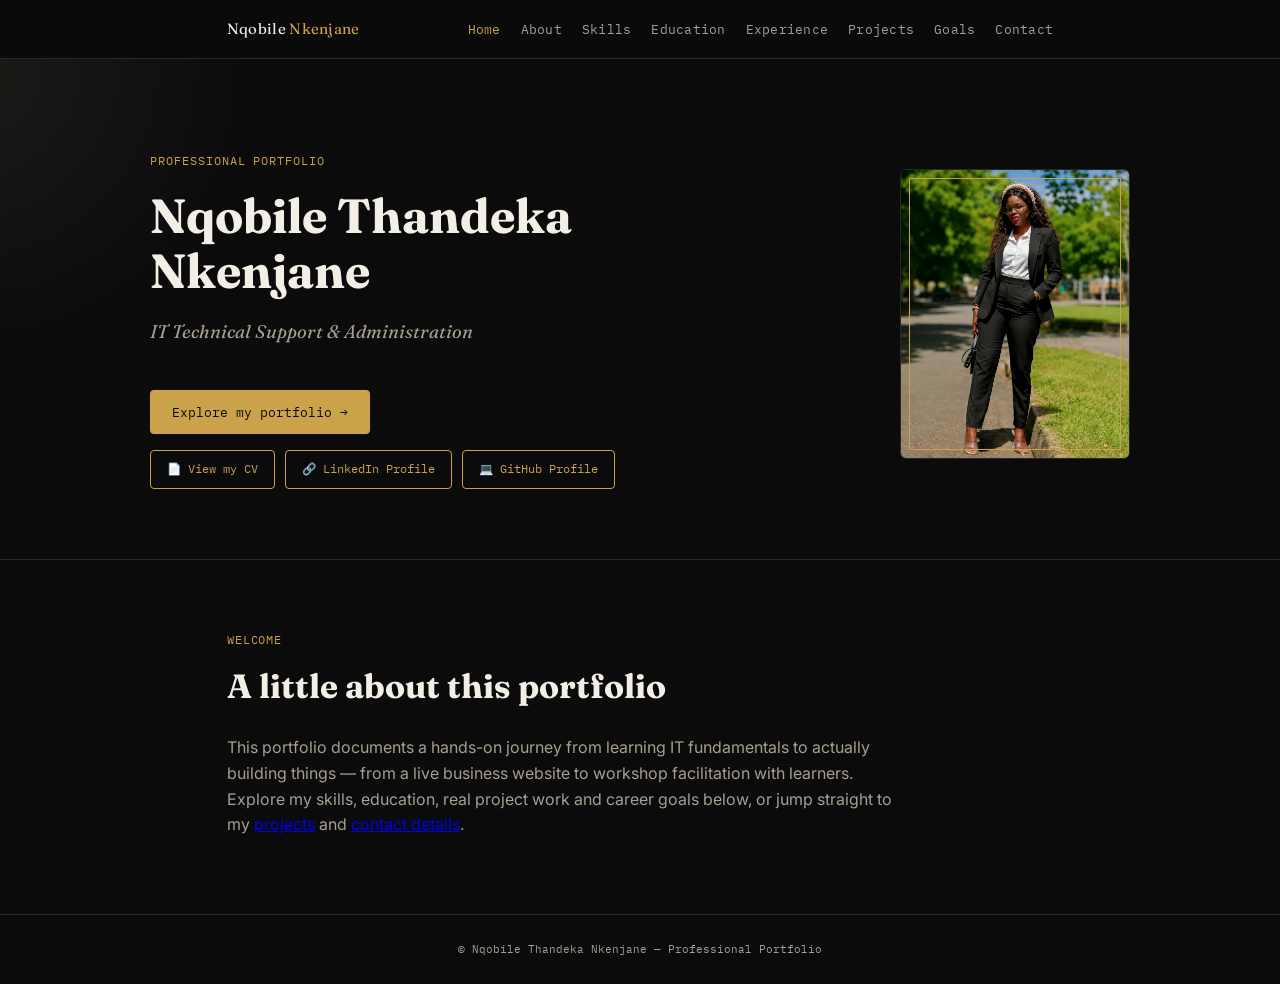
<file: index.html>
<!DOCTYPE html>
<html lang="en">
<head>
<meta charset="UTF-8">
<meta name="viewport" content="width=device-width, initial-scale=1.0">
<title>Nqobile Thandeka Nkenjane — Portfolio</title>
<link rel="stylesheet" href="style.css">
</head>
<body>

<nav>
  <div class="navwrap">
    <a href="index.html" class="brand">Nqobile <em>Nkenjane</em></a>
    <button class="navtoggle" id="navtoggle" aria-label="Menu">&#9776;</button>
    <ul class="navlinks">
      <li><a href="index.html">Home</a></li>
      <li><a href="about.html">About</a></li>
      <li><a href="skills.html">Skills</a></li>
      <li><a href="education.html">Education</a></li>
      <li><a href="experience.html">Experience</a></li>
      <li><a href="projects.html">Projects</a></li>
      <li><a href="goals.html">Goals</a></li>
      <li><a href="contact.html">Contact</a></li>
    </ul>
  </div>
</nav>

<section class="hero">
  <div class="hero-inner">
    <div class="hero-text">
      <p class="eyebrow">PROFESSIONAL PORTFOLIO</p>
      <h1>Nqobile Thandeka<br>Nkenjane</h1>
      <p class="role">IT Technical Support &amp; Administration</p>
      <a class="cta" href="about.html">Explore my portfolio →</a>
      <div class="cta-row">
        <a class="cta-outline" href="cv.html">📄 View my CV</a>
        <a class="cta-outline" href="https://www.linkedin.com/in/nqobile-thandeka-nkenjane/" target="_blank" rel="noopener">🔗 LinkedIn Profile</a>
        <a class="cta-outline" href="https://github.com/nqobile-nkenjane" target="_blank" rel="noopener">💻 GitHub Profile</a>
      </div>
    </div>
    <div class="hero-photo">
      <img src="assets/nqobile-photo.jpg" alt="Nqobile Thandeka Nkenjane">
    </div>
  </div>
</section>

<section>
  <div class="container">
    <p class="kicker">WELCOME</p>
    <h2 class="title">A little about this portfolio</h2>
    <p class="lead">
      This portfolio documents a hands-on journey from learning IT fundamentals to actually building things — from a live business website to workshop facilitation with learners. Explore my skills, education, real project work and career goals below, or jump straight to my <a href="projects.html">projects</a> and <a href="contact.html">contact details</a>.
    </p>
  </div>
</section>

<footer>© Nqobile Thandeka Nkenjane — Professional Portfolio</footer>
<script src="script.js"></script>
</body>
</html>
</file>
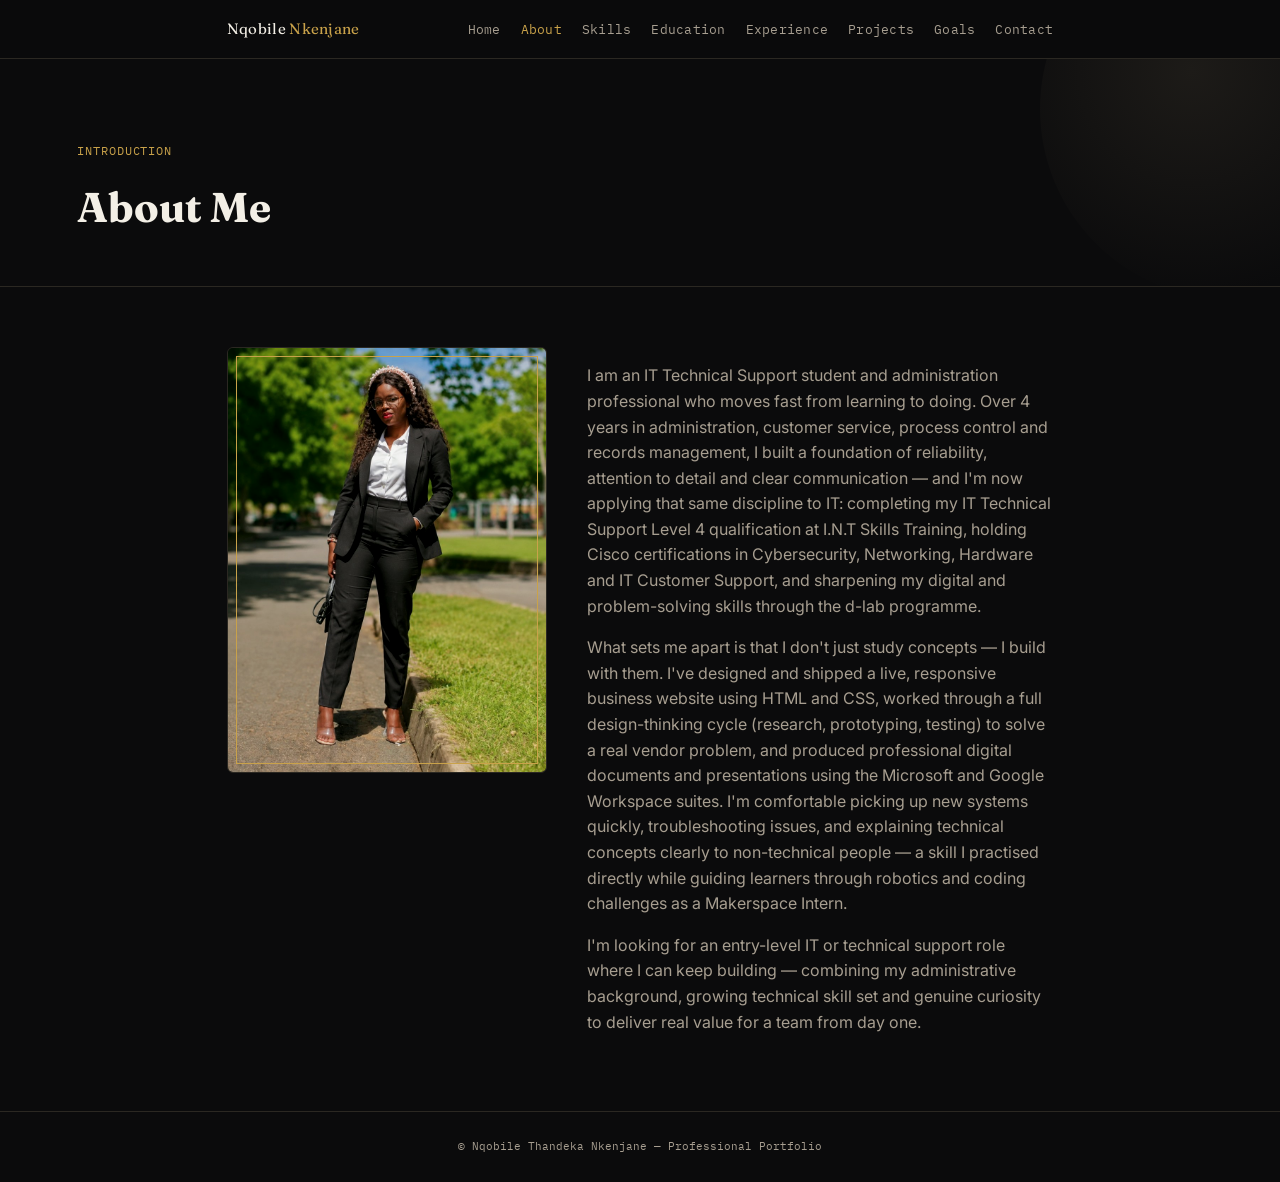
<file: about.html>
<!DOCTYPE html>
<html lang="en">
<head>
<meta charset="UTF-8">
<meta name="viewport" content="width=device-width, initial-scale=1.0">
<title>About — Nqobile Thandeka Nkenjane</title>
<link rel="stylesheet" href="style.css">
</head>
<body>

<nav>
  <div class="navwrap">
    <a href="index.html" class="brand">Nqobile <em>Nkenjane</em></a>
    <button class="navtoggle" id="navtoggle" aria-label="Menu">&#9776;</button>
    <ul class="navlinks">
      <li><a href="index.html">Home</a></li>
      <li><a href="about.html">About</a></li>
      <li><a href="skills.html">Skills</a></li>
      <li><a href="education.html">Education</a></li>
      <li><a href="experience.html">Experience</a></li>
      <li><a href="projects.html">Projects</a></li>
      <li><a href="goals.html">Goals</a></li>
      <li><a href="contact.html">Contact</a></li>
    </ul>
  </div>
</nav>

<div class="pagehead">
  <p class="kicker">INTRODUCTION</p>
  <h1>About Me</h1>
</div>

<section>
  <div class="container">
    <div class="hero-inner" style="align-items:flex-start;">
      <div class="about-photo">
        <img src="assets/nqobile-photo.jpg" alt="Nqobile Thandeka Nkenjane">
      </div>
      <div>
        <p class="lead">
          I am an IT Technical Support student and administration professional who moves fast from learning to doing. Over 4 years in administration, customer service, process control and records management, I built a foundation of reliability, attention to detail and clear communication — and I'm now applying that same discipline to IT: completing my IT Technical Support Level 4 qualification at I.N.T Skills Training, holding Cisco certifications in Cybersecurity, Networking, Hardware and IT Customer Support, and sharpening my digital and problem-solving skills through the d-lab programme.
        </p>
        <p class="lead" style="margin-top:14px;">
          What sets me apart is that I don't just study concepts — I build with them. I've designed and shipped a live, responsive business website using HTML and CSS, worked through a full design-thinking cycle (research, prototyping, testing) to solve a real vendor problem, and produced professional digital documents and presentations using the Microsoft and Google Workspace suites. I'm comfortable picking up new systems quickly, troubleshooting issues, and explaining technical concepts clearly to non-technical people — a skill I practised directly while guiding learners through robotics and coding challenges as a Makerspace Intern.
        </p>
        <p class="lead" style="margin-top:14px;">
          I'm looking for an entry-level IT or technical support role where I can keep building — combining my administrative background, growing technical skill set and genuine curiosity to deliver real value for a team from day one.
        </p>
      </div>
    </div>
  </div>
</section>

<footer>© Nqobile Thandeka Nkenjane — Professional Portfolio</footer>
<script src="script.js"></script>
</body>
</html>
</file>
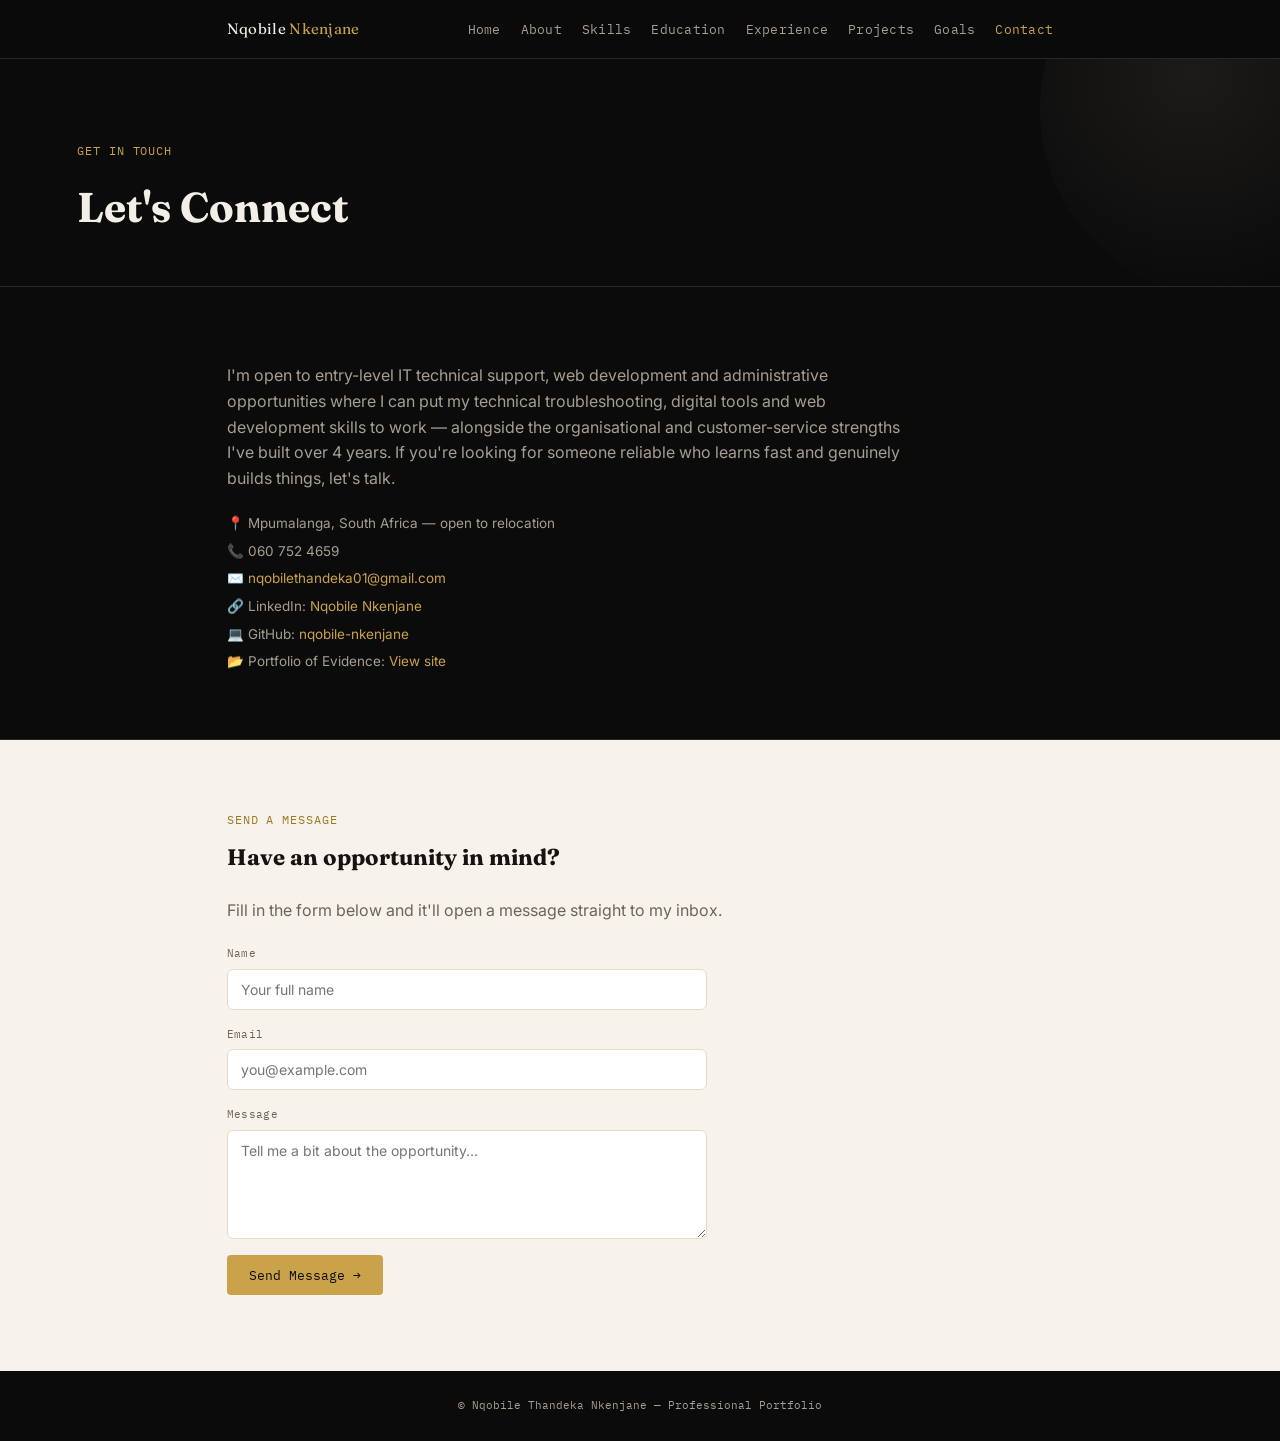
<file: contact.html>
<!DOCTYPE html>
<html lang="en">
<head>
<meta charset="UTF-8">
<meta name="viewport" content="width=device-width, initial-scale=1.0">
<title>Contact — Nqobile Thandeka Nkenjane</title>
<link rel="stylesheet" href="style.css">
</head>
<body>

<nav>
  <div class="navwrap">
    <a href="index.html" class="brand">Nqobile <em>Nkenjane</em></a>
    <button class="navtoggle" id="navtoggle" aria-label="Menu">&#9776;</button>
    <ul class="navlinks">
      <li><a href="index.html">Home</a></li>
      <li><a href="about.html">About</a></li>
      <li><a href="skills.html">Skills</a></li>
      <li><a href="education.html">Education</a></li>
      <li><a href="experience.html">Experience</a></li>
      <li><a href="projects.html">Projects</a></li>
      <li><a href="goals.html">Goals</a></li>
      <li><a href="contact.html">Contact</a></li>
    </ul>
  </div>
</nav>

<div class="pagehead">
  <p class="kicker">GET IN TOUCH</p>
  <h1>Let's Connect</h1>
</div>

<section>
  <div class="container">
    <p class="lead">
      I'm open to entry-level IT technical support, web development and administrative opportunities where I can put my technical troubleshooting, digital tools and web development skills to work — alongside the organisational and customer-service strengths I've built over 4 years. If you're looking for someone reliable who learns fast and genuinely builds things, let's talk.
    </p>
    <div class="connect-info" style="margin-top:22px;">
      <p>📍 Mpumalanga, South Africa — open to relocation</p>
      <p>📞 060 752 4659</p>
      <p>✉️ <a href="mailto:nqobilethandeka01@gmail.com">nqobilethandeka01@gmail.com</a></p>
      <p>🔗 LinkedIn: <a href="https://www.linkedin.com/in/nqobile-thandeka-nkenjane/" target="_blank" rel="noopener">Nqobile Nkenjane</a></p>
      <p>💻 GitHub: <a href="https://github.com/nqobile-nkenjane" target="_blank" rel="noopener">nqobile-nkenjane</a></p>
      <p>📂 Portfolio of Evidence: <a href="https://nqobile-nkenjane.github.io/Personal-Portfolio-of-Evidence/" target="_blank" rel="noopener">View site</a></p>
    </div>
  </div>
</section>

<section class="light">
  <div class="container">
    <p class="kicker">SEND A MESSAGE</p>
    <h2 class="title" style="font-size:1.4rem;">Have an opportunity in mind?</h2>
    <p class="lead" style="margin-bottom:22px;">Fill in the form below and it'll open a message straight to my inbox.</p>
    <form id="contactForm" class="contact-form">
      <label>Name
        <input type="text" id="cf-name" name="name" placeholder="Your full name" required>
      </label>
      <label>Email
        <input type="email" id="cf-email" name="email" placeholder="you@example.com" required>
      </label>
      <label>Message
        <textarea id="cf-message" name="message" rows="5" placeholder="Tell me a bit about the opportunity..." required></textarea>
      </label>
      <button type="submit" class="cta">Send Message →</button>
      <p id="cf-status" class="cf-status"></p>
    </form>
  </div>
</section>

<footer>© Nqobile Thandeka Nkenjane — Professional Portfolio</footer>
<script src="script.js"></script>
</body>
</html>
</file>
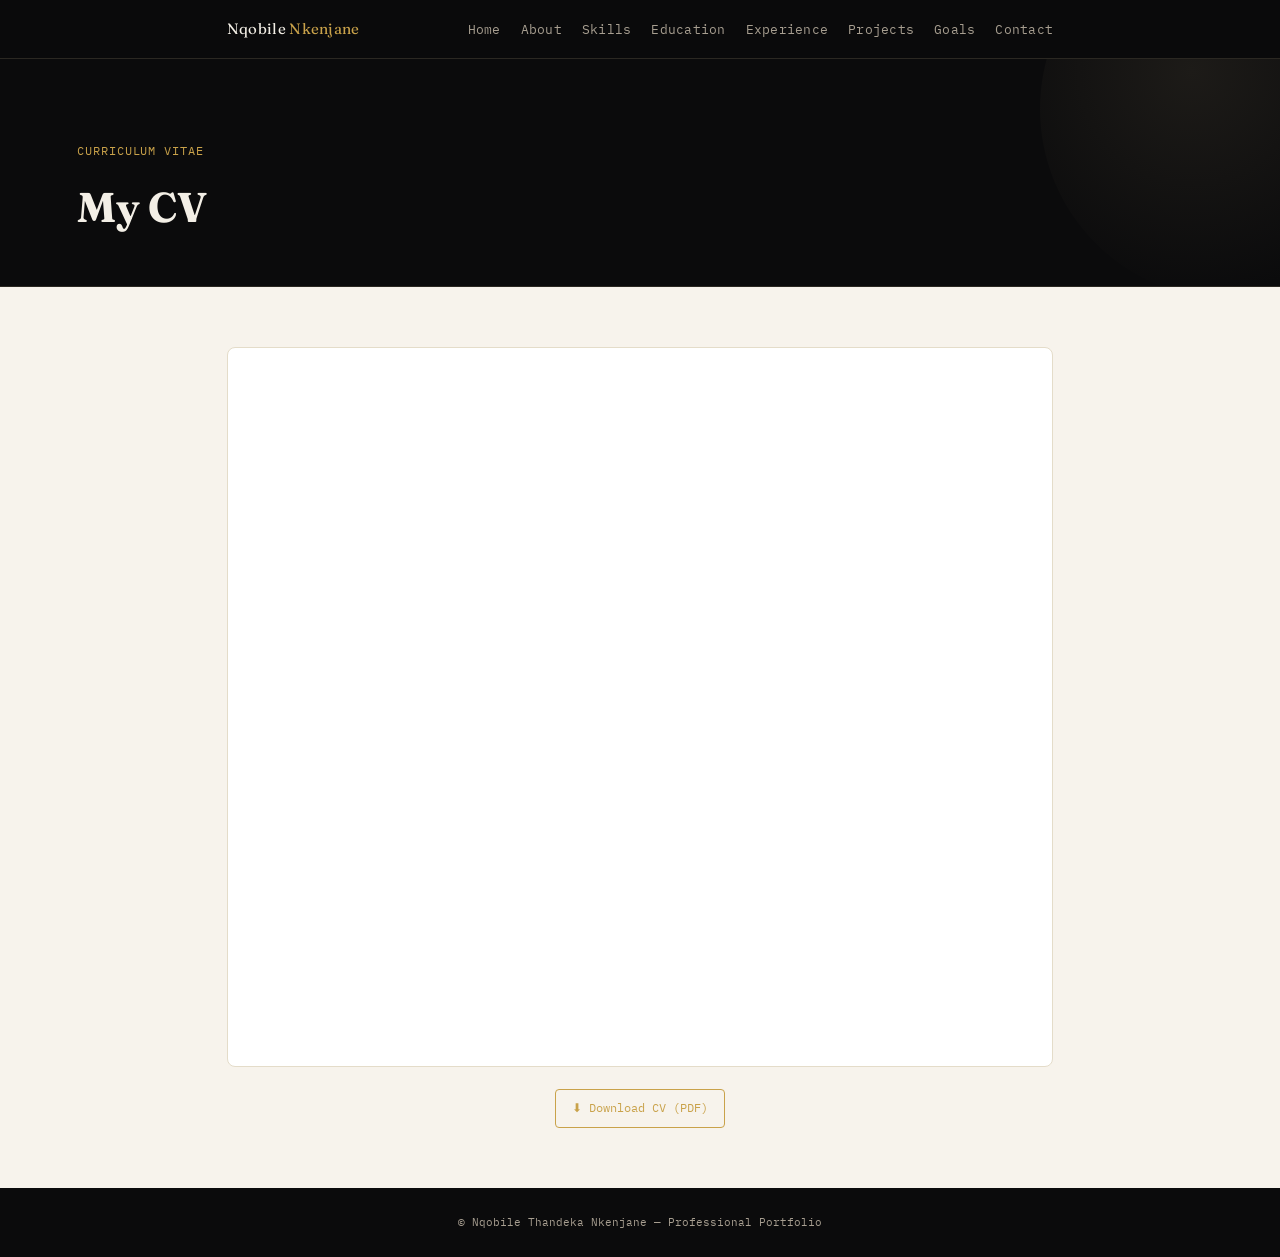
<file: cv.html>
<!DOCTYPE html>
<html lang="en">
<head>
<meta charset="UTF-8">
<meta name="viewport" content="width=device-width, initial-scale=1.0">
<title>CV — Nqobile Thandeka Nkenjane</title>
<link rel="stylesheet" href="style.css">
</head>
<body>

<nav>
  <div class="navwrap">
    <a href="index.html" class="brand">Nqobile <em>Nkenjane</em></a>
    <button class="navtoggle" id="navtoggle" aria-label="Menu">&#9776;</button>
    <ul class="navlinks">
      <li><a href="index.html">Home</a></li>
      <li><a href="about.html">About</a></li>
      <li><a href="skills.html">Skills</a></li>
      <li><a href="education.html">Education</a></li>
      <li><a href="experience.html">Experience</a></li>
      <li><a href="projects.html">Projects</a></li>
      <li><a href="goals.html">Goals</a></li>
      <li><a href="contact.html">Contact</a></li>
    </ul>
  </div>
</nav>

<div class="pagehead">
  <p class="kicker">CURRICULUM VITAE</p>
  <h1>My CV</h1>
</div>

<section class="light">
  <div class="container">
    <div class="cv-viewer">
      <iframe src="https://docs.google.com/viewer?url=https://nqobile-nkenjane.github.io/portfolio/assets/Nqobile-Nkenjane-CV.pdf&embedded=true" title="Nqobile Nkenjane CV"></iframe>
    </div>
    <div style="text-align:center; margin-top:22px;">
      <a class="cta-outline" href="assets/Nqobile-Nkenjane-CV.pdf" download>⬇ Download CV (PDF)</a>
    </div>
  </div>
</section>

<footer>© Nqobile Thandeka Nkenjane — Professional Portfolio</footer>
<script src="script.js"></script>
</body>
</html>
</file>
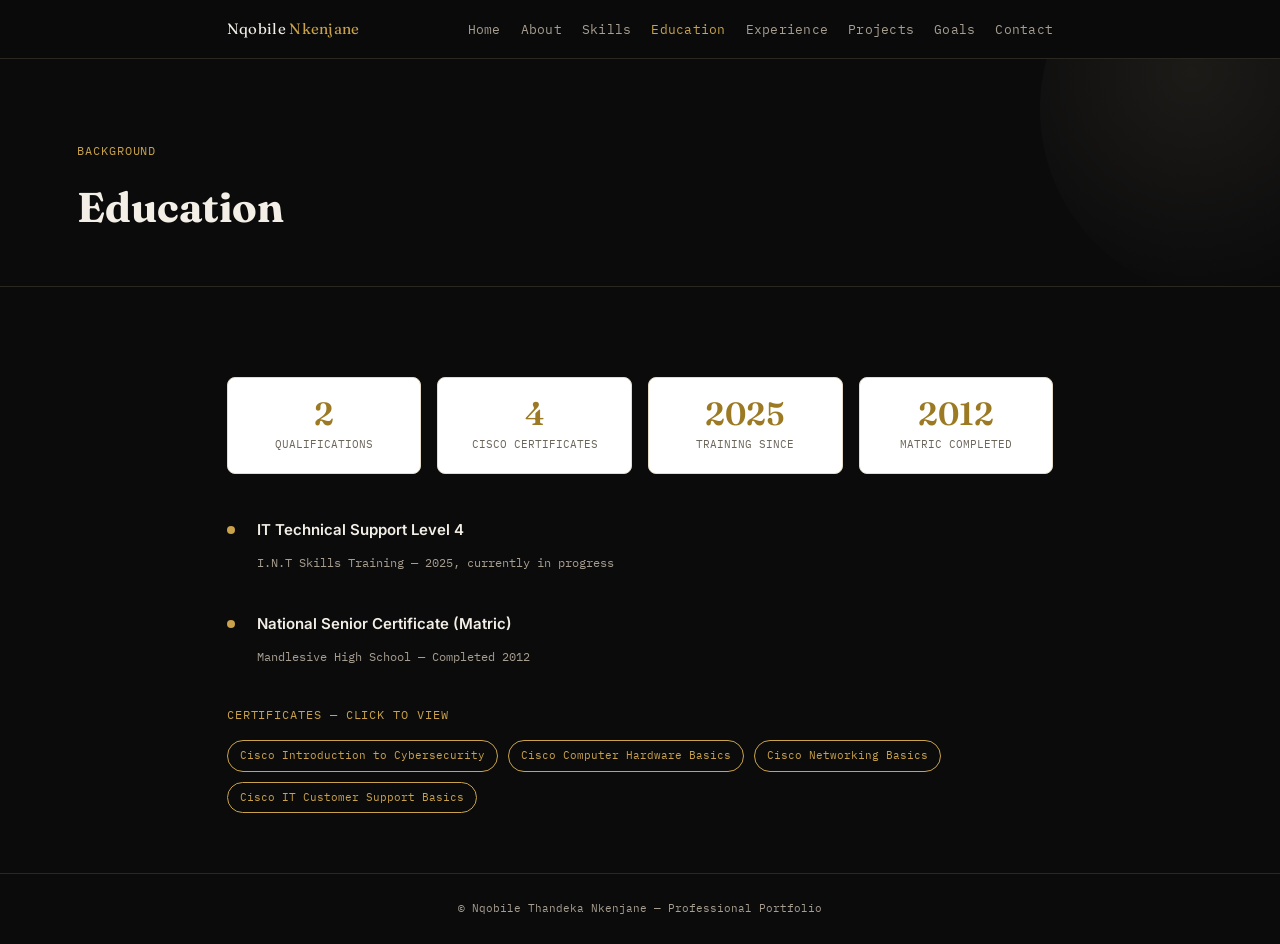
<file: education.html>
<!DOCTYPE html>
<html lang="en">
<head>
<meta charset="UTF-8">
<meta name="viewport" content="width=device-width, initial-scale=1.0">
<title>Education — Nqobile Thandeka Nkenjane</title>
<link rel="stylesheet" href="style.css">
</head>
<body>

<nav>
  <div class="navwrap">
    <a href="index.html" class="brand">Nqobile <em>Nkenjane</em></a>
    <button class="navtoggle" id="navtoggle" aria-label="Menu">&#9776;</button>
    <ul class="navlinks">
      <li><a href="index.html">Home</a></li>
      <li><a href="about.html">About</a></li>
      <li><a href="skills.html">Skills</a></li>
      <li><a href="education.html">Education</a></li>
      <li><a href="experience.html">Experience</a></li>
      <li><a href="projects.html">Projects</a></li>
      <li><a href="goals.html">Goals</a></li>
      <li><a href="contact.html">Contact</a></li>
    </ul>
  </div>
</nav>

<div class="pagehead">
  <p class="kicker">BACKGROUND</p>
  <h1>Education</h1>
</div>

<section>
  <div class="container">
    <div class="stat-strip">
      <div class="stat"><span class="num" data-count="2">2</span><span class="lbl">QUALIFICATIONS</span></div>
      <div class="stat"><span class="num" data-count="4">4</span><span class="lbl">CISCO CERTIFICATES</span></div>
      <div class="stat"><span class="num" data-count="2025">2025</span><span class="lbl">TRAINING SINCE</span></div>
      <div class="stat"><span class="num" data-count="2012">2012</span><span class="lbl">MATRIC COMPLETED</span></div>
    </div>

    <div class="timeline" style="margin-top:44px;">
      <div class="tl-item reveal">
        <div class="tl-marker"></div>
        <div class="tl-content">
          <h3>IT Technical Support Level 4</h3>
          <p class="tl-meta">I.N.T Skills Training — 2025, currently in progress</p>
        </div>
      </div>
      <div class="tl-item reveal">
        <div class="tl-marker"></div>
        <div class="tl-content">
          <h3>National Senior Certificate (Matric)</h3>
          <p class="tl-meta">Mandlesive High School — Completed 2012</p>
        </div>
      </div>
    </div>
    <p class="kicker" style="margin-top:10px;">CERTIFICATES — CLICK TO VIEW</p>
    <div class="cert-badges">
      <a class="badge reveal" href="view-certificate.html?file=cert-cybersecurity.pdf&title=Introduction+to+Cybersecurity" target="_blank" rel="noopener">Cisco Introduction to Cybersecurity</a>
      <a class="badge reveal" href="view-certificate.html?file=cert-hardware-basics.pdf&title=Computer+Hardware+Basics" target="_blank" rel="noopener">Cisco Computer Hardware Basics</a>
      <a class="badge reveal" href="view-certificate.html?file=cert-networking-basics.pdf&title=Networking+Basics" target="_blank" rel="noopener">Cisco Networking Basics</a>
      <a class="badge reveal" href="view-certificate.html?file=cert-customer-support.pdf&title=IT+Customer+Support+Basics" target="_blank" rel="noopener">Cisco IT Customer Support Basics</a>
    </div>
  </div>
</section>

<footer>© Nqobile Thandeka Nkenjane — Professional Portfolio</footer>
<script src="script.js"></script>
</body>
</html>
</file>
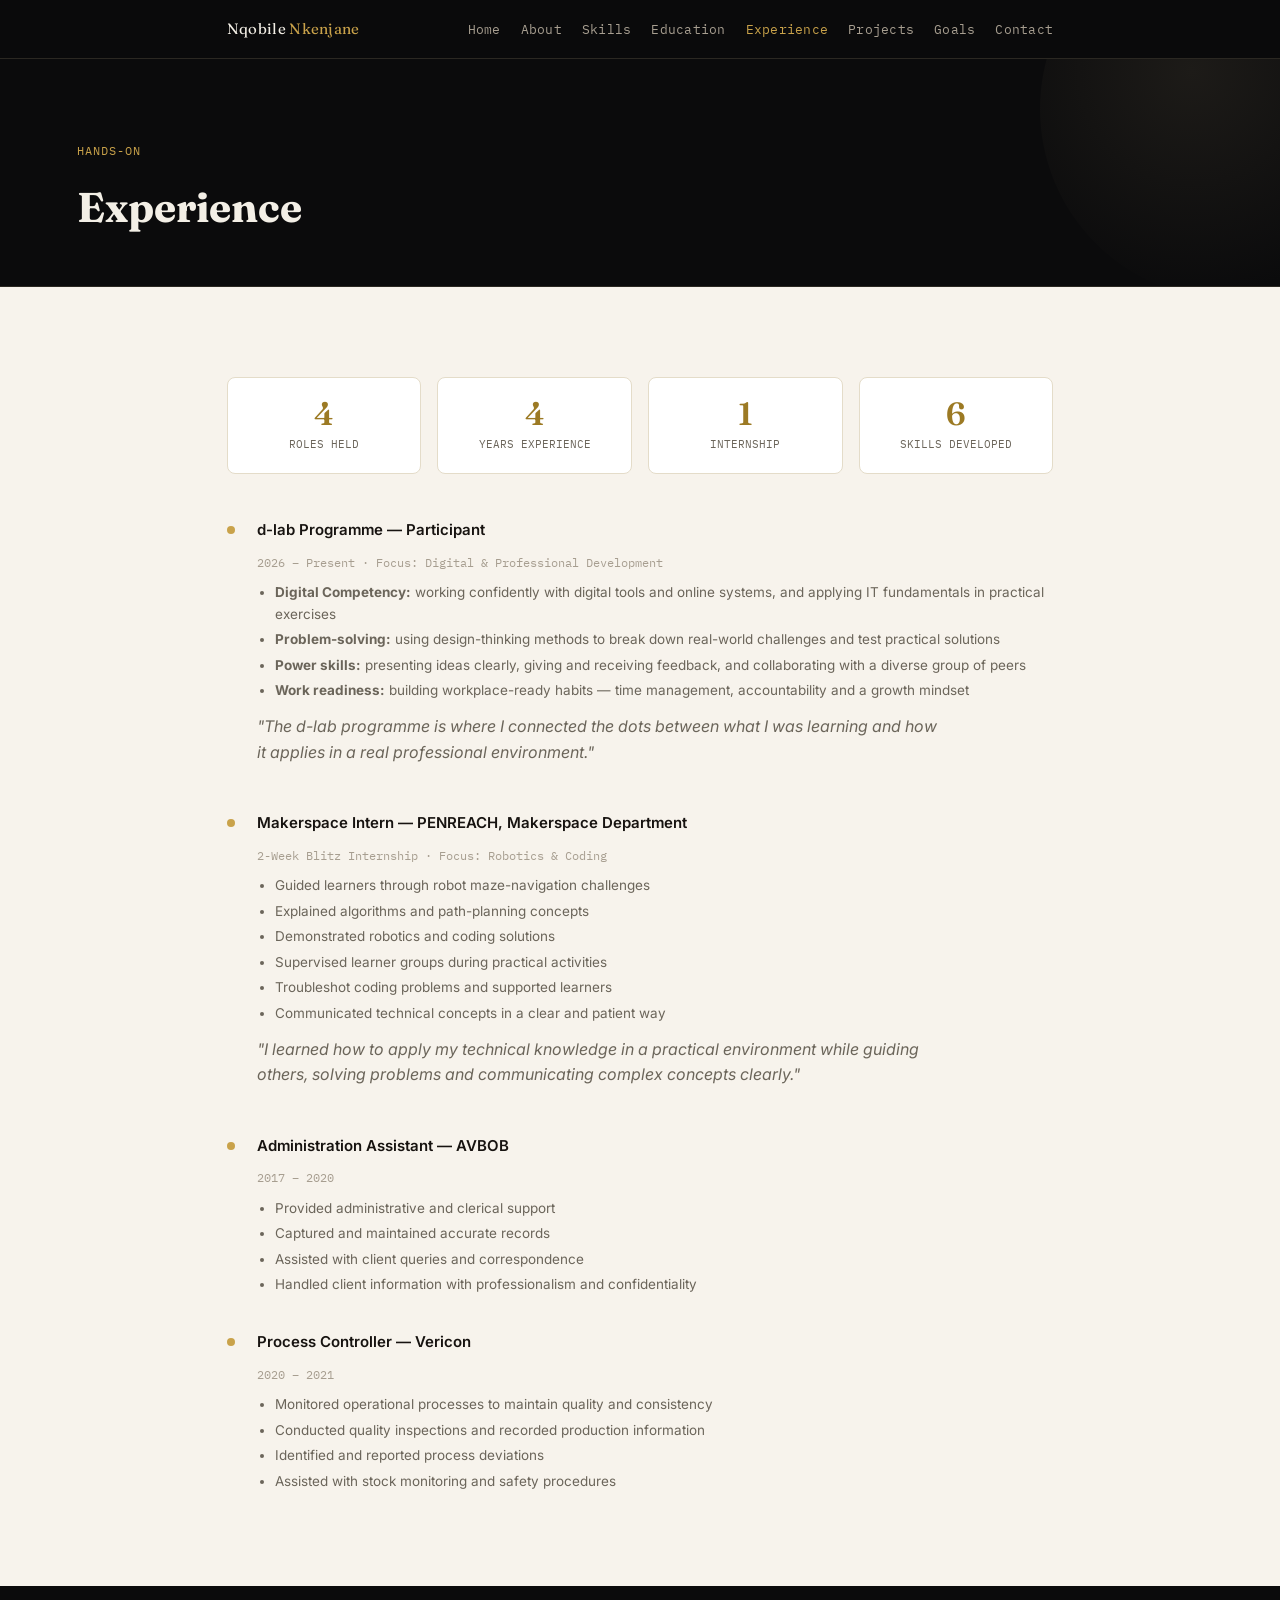
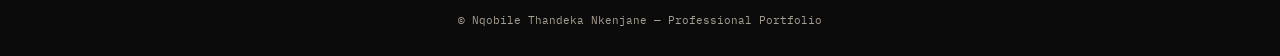
<file: experience.html>
<!DOCTYPE html>
<html lang="en">
<head>
<meta charset="UTF-8">
<meta name="viewport" content="width=device-width, initial-scale=1.0">
<title>Experience — Nqobile Thandeka Nkenjane</title>
<link rel="stylesheet" href="style.css">
</head>
<body>

<nav>
  <div class="navwrap">
    <a href="index.html" class="brand">Nqobile <em>Nkenjane</em></a>
    <button class="navtoggle" id="navtoggle" aria-label="Menu">&#9776;</button>
    <ul class="navlinks">
      <li><a href="index.html">Home</a></li>
      <li><a href="about.html">About</a></li>
      <li><a href="skills.html">Skills</a></li>
      <li><a href="education.html">Education</a></li>
      <li><a href="experience.html">Experience</a></li>
      <li><a href="projects.html">Projects</a></li>
      <li><a href="goals.html">Goals</a></li>
      <li><a href="contact.html">Contact</a></li>
    </ul>
  </div>
</nav>

<div class="pagehead">
  <p class="kicker">HANDS-ON</p>
  <h1>Experience</h1>
</div>

<section class="light">
  <div class="container">
    <div class="stat-strip">
      <div class="stat"><span class="num" data-count="4">4</span><span class="lbl">ROLES HELD</span></div>
      <div class="stat"><span class="num" data-count="4">4</span><span class="lbl">YEARS EXPERIENCE</span></div>
      <div class="stat"><span class="num" data-count="1">1</span><span class="lbl">INTERNSHIP</span></div>
      <div class="stat"><span class="num" data-count="6">6</span><span class="lbl">SKILLS DEVELOPED</span></div>
    </div>

    <div class="timeline" style="margin-top:44px;">
      <div class="tl-item reveal">
        <div class="tl-marker"></div>
        <div class="tl-content">
          <h3>d-lab Programme — Participant</h3>
          <p class="tl-meta">2026 – Present · Focus: Digital &amp; Professional Development</p>
          <ul>
            <li><strong>Digital Competency:</strong> working confidently with digital tools and online systems, and applying IT fundamentals in practical exercises</li>
            <li><strong>Problem-solving:</strong> using design-thinking methods to break down real-world challenges and test practical solutions</li>
            <li><strong>Power skills:</strong> presenting ideas clearly, giving and receiving feedback, and collaborating with a diverse group of peers</li>
            <li><strong>Work readiness:</strong> building workplace-ready habits — time management, accountability and a growth mindset</li>
          </ul>
          <p class="lead" style="font-style:italic; margin-top:12px;">"The d-lab programme is where I connected the dots between what I was learning and how it applies in a real professional environment."</p>
        </div>
      </div>

      <div class="tl-item reveal">
        <div class="tl-marker"></div>
        <div class="tl-content">
          <h3>Makerspace Intern — PENREACH, Makerspace Department</h3>
          <p class="tl-meta">2-Week Blitz Internship · Focus: Robotics &amp; Coding</p>
          <ul>
            <li>Guided learners through robot maze-navigation challenges</li>
            <li>Explained algorithms and path-planning concepts</li>
            <li>Demonstrated robotics and coding solutions</li>
            <li>Supervised learner groups during practical activities</li>
            <li>Troubleshot coding problems and supported learners</li>
            <li>Communicated technical concepts in a clear and patient way</li>
          </ul>
          <p class="lead" style="font-style:italic; margin-top:12px;">"I learned how to apply my technical knowledge in a practical environment while guiding others, solving problems and communicating complex concepts clearly."</p>
        </div>
      </div>

      <div class="tl-item reveal">
        <div class="tl-marker"></div>
        <div class="tl-content">
          <h3>Administration Assistant — AVBOB</h3>
          <p class="tl-meta">2017 – 2020</p>
          <ul>
            <li>Provided administrative and clerical support</li>
            <li>Captured and maintained accurate records</li>
            <li>Assisted with client queries and correspondence</li>
            <li>Handled client information with professionalism and confidentiality</li>
          </ul>
        </div>
      </div>

      <div class="tl-item reveal">
        <div class="tl-marker"></div>
        <div class="tl-content">
          <h3>Process Controller — Vericon</h3>
          <p class="tl-meta">2020 – 2021</p>
          <ul>
            <li>Monitored operational processes to maintain quality and consistency</li>
            <li>Conducted quality inspections and recorded production information</li>
            <li>Identified and reported process deviations</li>
            <li>Assisted with stock monitoring and safety procedures</li>
          </ul>
        </div>
      </div>
    </div>
  </div>
</section>

<footer>© Nqobile Thandeka Nkenjane — Professional Portfolio</footer>
<script src="script.js"></script>
</body>
</html>
</file>
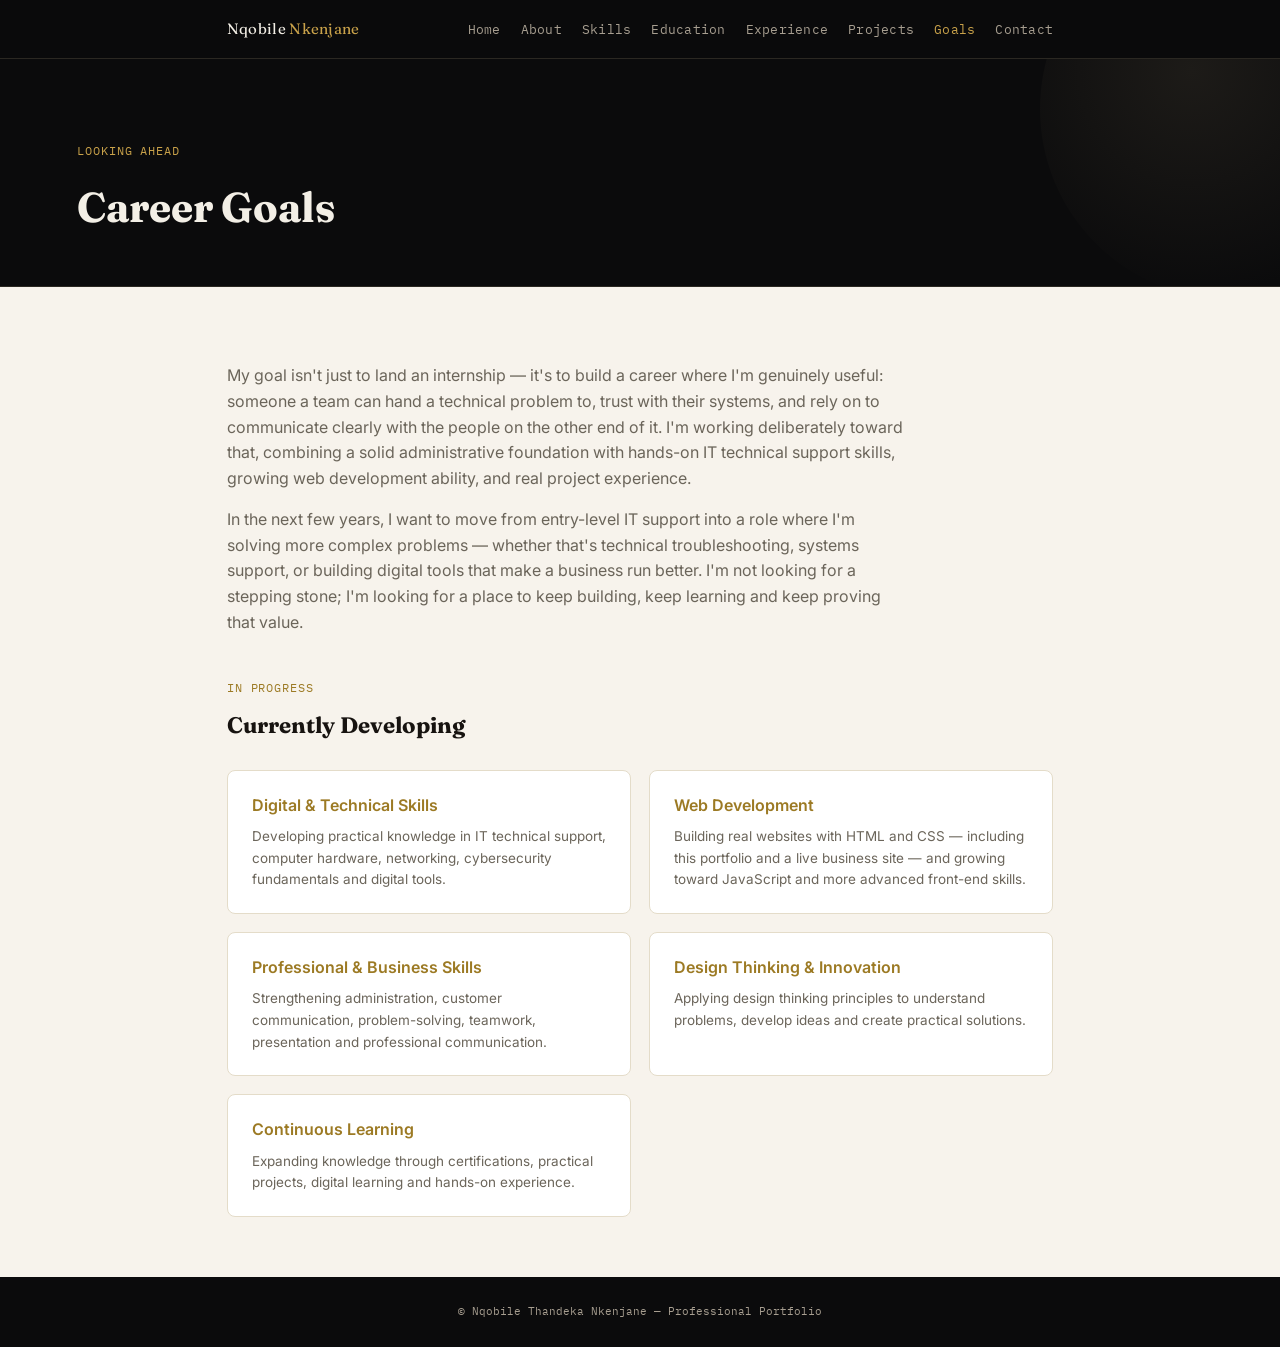
<file: goals.html>
<!DOCTYPE html>
<html lang="en">
<head>
<meta charset="UTF-8">
<meta name="viewport" content="width=device-width, initial-scale=1.0">
<title>Goals — Nqobile Thandeka Nkenjane</title>
<link rel="stylesheet" href="style.css">
</head>
<body>

<nav>
  <div class="navwrap">
    <a href="index.html" class="brand">Nqobile <em>Nkenjane</em></a>
    <button class="navtoggle" id="navtoggle" aria-label="Menu">&#9776;</button>
    <ul class="navlinks">
      <li><a href="index.html">Home</a></li>
      <li><a href="about.html">About</a></li>
      <li><a href="skills.html">Skills</a></li>
      <li><a href="education.html">Education</a></li>
      <li><a href="experience.html">Experience</a></li>
      <li><a href="projects.html">Projects</a></li>
      <li><a href="goals.html">Goals</a></li>
      <li><a href="contact.html">Contact</a></li>
    </ul>
  </div>
</nav>

<div class="pagehead">
  <p class="kicker">LOOKING AHEAD</p>
  <h1>Career Goals</h1>
</div>

<section class="light">
  <div class="container">
    <p class="lead">
      My goal isn't just to land an internship — it's to build a career where I'm genuinely useful: someone a team can hand a technical problem to, trust with their systems, and rely on to communicate clearly with the people on the other end of it. I'm working deliberately toward that, combining a solid administrative foundation with hands-on IT technical support skills, growing web development ability, and real project experience.
    </p>
    <p class="lead" style="margin-top:12px;">
      In the next few years, I want to move from entry-level IT support into a role where I'm solving more complex problems — whether that's technical troubleshooting, systems support, or building digital tools that make a business run better. I'm not looking for a stepping stone; I'm looking for a place to keep building, keep learning and keep proving that value.
    </p>

    <p class="kicker" style="margin-top:44px;">IN PROGRESS</p>
    <h2 class="title" style="font-size:1.4rem;">Currently Developing</h2>
    <div class="grid cols-2">
      <div class="card reveal">
        <h3>Digital &amp; Technical Skills</h3>
        <p>Developing practical knowledge in IT technical support, computer hardware, networking, cybersecurity fundamentals and digital tools.</p>
      </div>
      <div class="card reveal">
        <h3>Web Development</h3>
        <p>Building real websites with HTML and CSS — including this portfolio and a live business site — and growing toward JavaScript and more advanced front-end skills.</p>
      </div>
      <div class="card reveal">
        <h3>Professional &amp; Business Skills</h3>
        <p>Strengthening administration, customer communication, problem-solving, teamwork, presentation and professional communication.</p>
      </div>
      <div class="card reveal">
        <h3>Design Thinking &amp; Innovation</h3>
        <p>Applying design thinking principles to understand problems, develop ideas and create practical solutions.</p>
      </div>
      <div class="card reveal">
        <h3>Continuous Learning</h3>
        <p>Expanding knowledge through certifications, practical projects, digital learning and hands-on experience.</p>
      </div>
    </div>
  </div>
</section>

<footer>© Nqobile Thandeka Nkenjane — Professional Portfolio</footer>
<script src="script.js"></script>
</body>
</html>
</file>
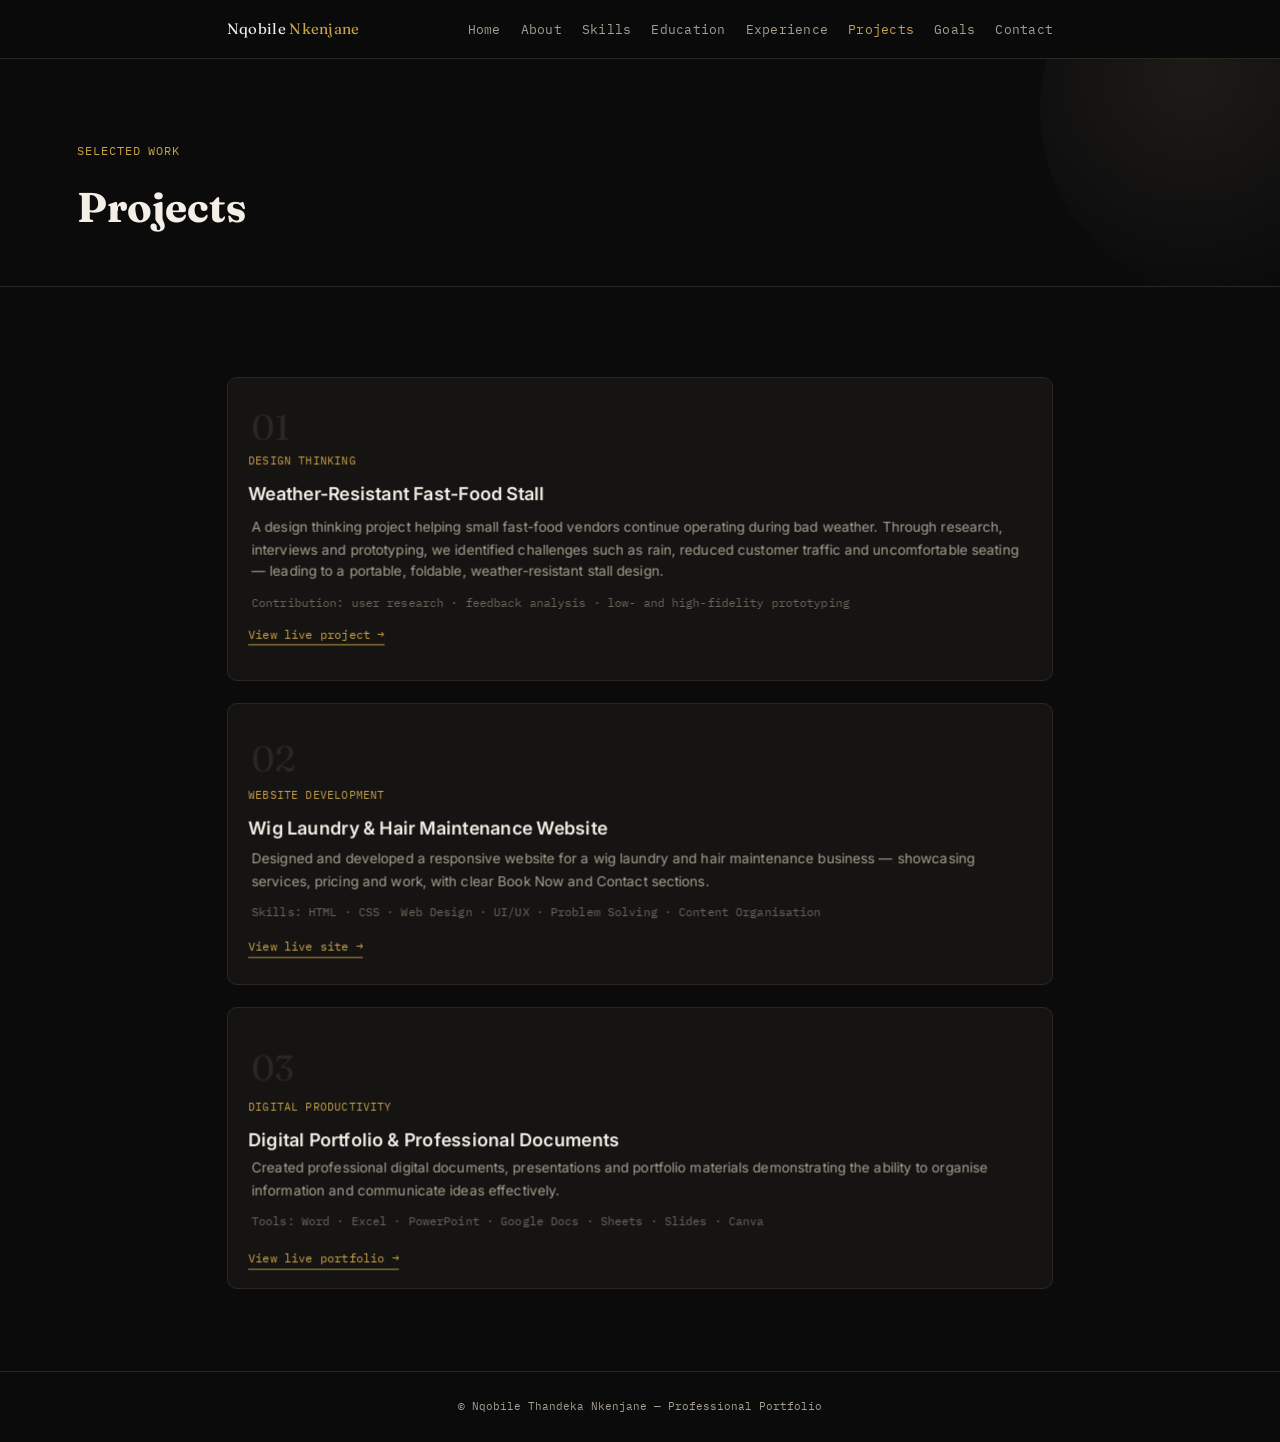
<file: projects.html>
<!DOCTYPE html>
<html lang="en">
<head>
<meta charset="UTF-8">
<meta name="viewport" content="width=device-width, initial-scale=1.0">
<title>Projects — Nqobile Thandeka Nkenjane</title>
<link rel="stylesheet" href="style.css">
</head>
<body>

<nav>
  <div class="navwrap">
    <a href="index.html" class="brand">Nqobile <em>Nkenjane</em></a>
    <button class="navtoggle" id="navtoggle" aria-label="Menu">&#9776;</button>
    <ul class="navlinks">
      <li><a href="index.html">Home</a></li>
      <li><a href="about.html">About</a></li>
      <li><a href="skills.html">Skills</a></li>
      <li><a href="education.html">Education</a></li>
      <li><a href="experience.html">Experience</a></li>
      <li><a href="projects.html">Projects</a></li>
      <li><a href="goals.html">Goals</a></li>
      <li><a href="contact.html">Contact</a></li>
    </ul>
  </div>
</nav>

<div class="pagehead">
  <p class="kicker">SELECTED WORK</p>
  <h1>Projects</h1>
</div>

<section>
  <div class="container">
    <div class="tilt-wrap">

      <div class="tilt-card">
        <div class="pnum">01</div>
        <span class="ptag">DESIGN THINKING</span>
        <h3>Weather-Resistant Fast-Food Stall</h3>
        <p>A design thinking project helping small fast-food vendors continue operating during bad weather. Through research, interviews and prototyping, we identified challenges such as rain, reduced customer traffic and uncomfortable seating — leading to a portable, foldable, weather-resistant stall design.</p>
        <span class="skills">Contribution: user research · feedback analysis · low- and high-fidelity prototyping</span>
        <a class="live-link" href="https://nqobile-nkenjane.github.io/Design-Thinking-Project/" target="_blank" rel="noopener">View live project →</a>
      </div>

      <div class="tilt-card">
        <div class="pnum">02</div>
        <span class="ptag">WEBSITE DEVELOPMENT</span>
        <h3>Wig Laundry &amp; Hair Maintenance Website</h3>
        <p>Designed and developed a responsive website for a wig laundry and hair maintenance business — showcasing services, pricing and work, with clear Book Now and Contact sections.</p>
        <span class="skills">Skills: HTML · CSS · Web Design · UI/UX · Problem Solving · Content Organisation</span>
        <a class="live-link" href="https://nqobile-nkenjane.github.io/Wig-laundry-website/" target="_blank" rel="noopener">View live site →</a>
      </div>

      <div class="tilt-card">
        <div class="pnum">03</div>
        <span class="ptag">DIGITAL PRODUCTIVITY</span>
        <h3>Digital Portfolio &amp; Professional Documents</h3>
        <p>Created professional digital documents, presentations and portfolio materials demonstrating the ability to organise information and communicate ideas effectively.</p>
        <span class="skills">Tools: Word · Excel · PowerPoint · Google Docs · Sheets · Slides · Canva</span>
        <a class="live-link" href="https://nqobile-nkenjane.github.io/Personal-Portfolio-of-Evidence/" target="_blank" rel="noopener">View live portfolio →</a>
      </div>

    </div>
  </div>
</section>

<footer>© Nqobile Thandeka Nkenjane — Professional Portfolio</footer>
<script src="script.js"></script>
</body>
</html>
</file>
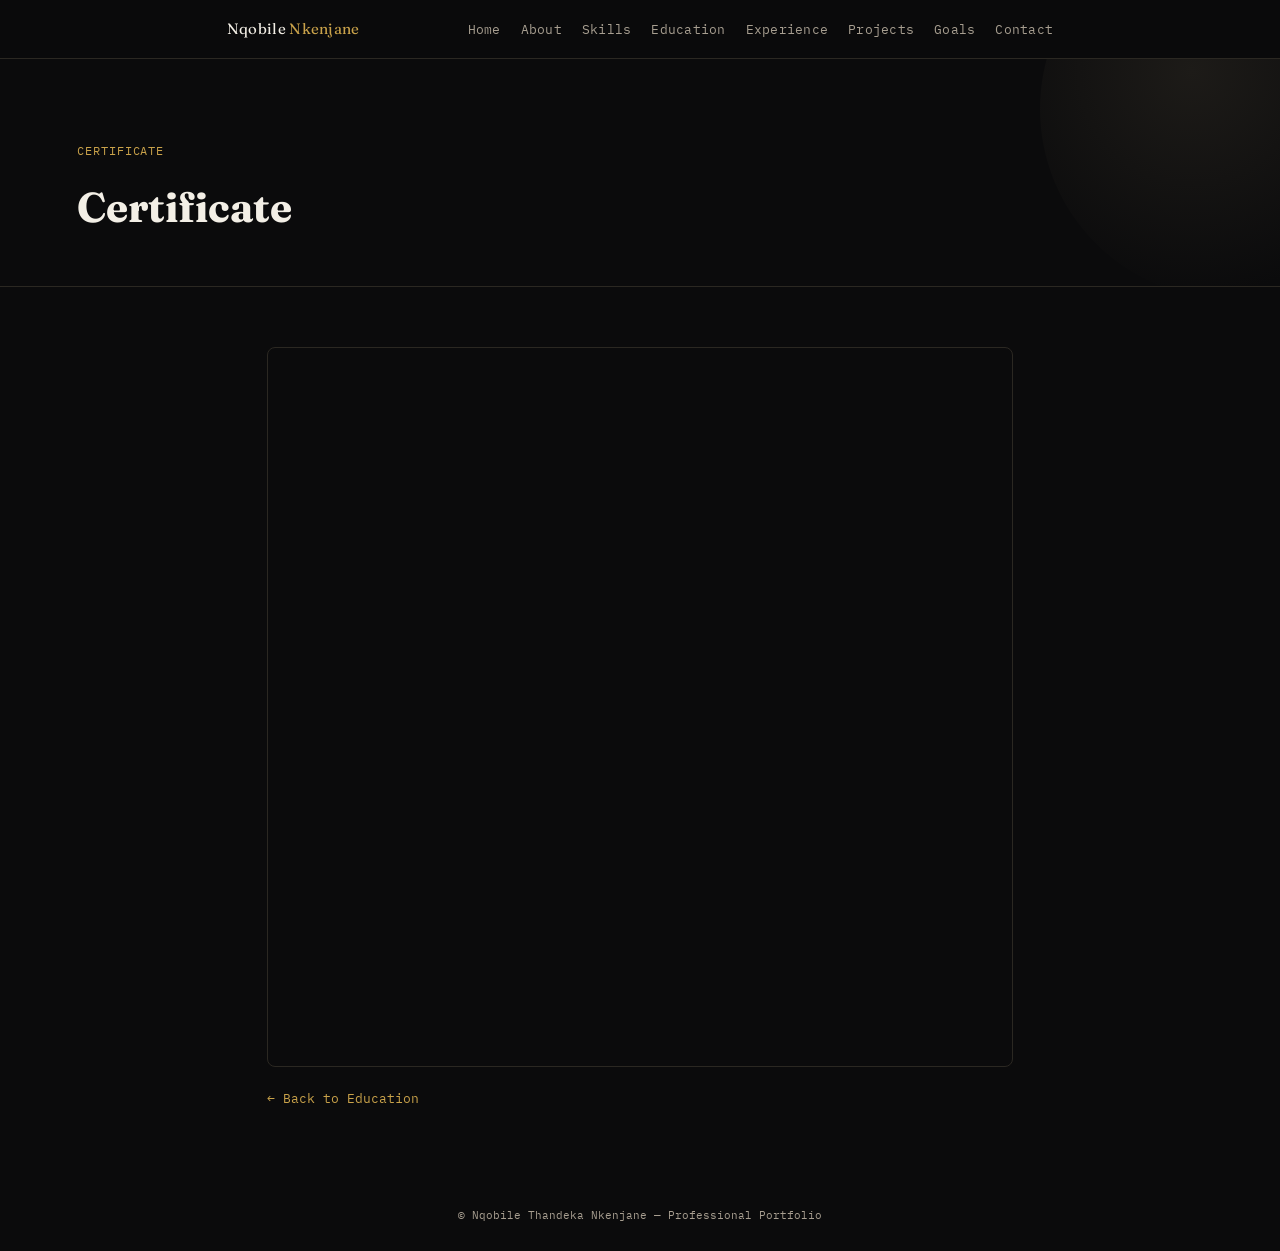
<file: view-certificate.html>
<!DOCTYPE html>
<html lang="en">
<head>
<meta charset="UTF-8">
<meta name="viewport" content="width=device-width, initial-scale=1.0">
<title>View Certificate — Nqobile Thandeka Nkenjane</title>
<link rel="stylesheet" href="style.css">
<style>
  .viewer-wrap{ max-width:900px; margin:0 auto; padding:40px 6vw 70px; }
  .viewer-frame{
    width:100%; height:80vh;
    border:1px solid var(--line); border-radius:8px;
    overflow:hidden; margin-top:20px;
  }
  .viewer-frame iframe{ width:100%; height:100%; border:none; }
  .back-link{
    display:inline-block; margin-top:22px;
    font-family:'IBM Plex Mono', monospace; font-size:13px; color:var(--gold); text-decoration:none;
  }
</style>
</head>
<body>

<nav>
  <div class="navwrap">
    <a href="index.html" class="brand">Nqobile <em>Nkenjane</em></a>
    <button class="navtoggle" id="navtoggle" aria-label="Menu">&#9776;</button>
    <ul class="navlinks">
      <li><a href="index.html">Home</a></li>
      <li><a href="about.html">About</a></li>
      <li><a href="skills.html">Skills</a></li>
      <li><a href="education.html">Education</a></li>
      <li><a href="experience.html">Experience</a></li>
      <li><a href="projects.html">Projects</a></li>
      <li><a href="goals.html">Goals</a></li>
      <li><a href="contact.html">Contact</a></li>
    </ul>
  </div>
</nav>

<div class="pagehead">
  <p class="kicker">CERTIFICATE</p>
  <h1 id="certTitle">Loading…</h1>
</div>

<div class="viewer-wrap">
  <div class="viewer-frame">
    <iframe id="certFrame" src=""></iframe>
  </div>
  <a class="back-link" href="education.html">&larr; Back to Education</a>
</div>

<footer>© Nqobile Thandeka Nkenjane — Professional Portfolio</footer>
<script src="script.js"></script>
<script>
  var params = new URLSearchParams(window.location.search);
  var file = params.get('file');
  var title = params.get('title') || 'Certificate';
  document.getElementById('certTitle').textContent = title;
  document.title = title + ' — Nqobile Thandeka Nkenjane';
  if (file) {
    var fullUrl = window.location.origin + window.location.pathname.replace('view-certificate.html', '') + 'assets/' + file;
    document.getElementById('certFrame').src = 'https://docs.google.com/gview?embedded=true&url=' + encodeURIComponent(fullUrl);
  }
</script>
</body>
</html>
</file>
<file: style.css>
@import url('https://fonts.googleapis.com/css2?family=Fraunces:ital,opsz,wght@0,9..144,400;0,9..144,600;1,9..144,500&family=Inter:wght@400;500;600&family=IBM+Plex+Mono:wght@400;500&display=swap');

:root{
  --bg:#0B0B0C;
  --panel:#151412;
  --cream:#F7F3EC;
  --ink:#F3EFE6;
  --ink-dark:#171310;
  --muted:#A79E90;
  --muted-dark:#6B655A;
  --gold:#C9A24A;
  --line:#2B2822;
  --line-light:#E4DCC9;
}

*{ box-sizing:border-box; }
html,body{ margin:0; padding:0; }

body{
  font-family:'Inter', sans-serif;
  background:var(--bg);
  color:var(--ink);
  line-height:1.6;
}

h1,h2,h3{ font-family:'Fraunces', serif; margin:0; }

.container{ max-width:980px; margin:0 auto; padding:0 6vw; }

/* ---------- NAV ---------- */
nav{
  position:sticky; top:0; z-index:50;
  background:rgba(11,11,12,0.92);
  backdrop-filter:blur(6px);
  border-bottom:1px solid var(--line);
}
.navwrap{
  max-width:980px; margin:0 auto; padding:16px 6vw;
  display:flex; justify-content:space-between; align-items:center;
}
.navwrap .brand{ font-family:'Fraunces', serif; font-size:15px; letter-spacing:0.02em; color:var(--ink); text-decoration:none; }
.navwrap .brand em{ font-style:normal; color:var(--gold); }
.navlinks{ display:flex; gap:20px; list-style:none; margin:0; padding:0; }
.navlinks a{
  color:var(--muted); text-decoration:none; font-size:12.5px;
  font-family:'IBM Plex Mono', monospace; letter-spacing:0.02em;
}
.navlinks a:hover, .navlinks a.active{ color:var(--gold); }

.navtoggle{
  display:none;
  background:none; border:none; color:var(--ink);
  font-size:22px; cursor:pointer; padding:4px 6px;
}

@media (max-width:760px){
  .navtoggle{ display:block; }
  .navlinks{
    display:none;
    position:absolute; top:100%; left:0; right:0;
    flex-direction:column; gap:0;
    background:var(--bg); border-bottom:1px solid var(--line);
    padding:8px 6vw 16px;
  }
  .navlinks.open{ display:flex; }
  .navlinks a{ padding:12px 0; border-bottom:1px solid var(--line); font-size:13px; }
  .navlinks li:last-child a{ border-bottom:none; }
}

/* ---------- PAGE HEADER (non-home pages) ---------- */
.pagehead{
  padding:70px 6vw 46px;
  border-bottom:1px solid var(--line);
  position:relative;
  overflow:hidden;
}
.pagehead::before{
  content:"";
  position:absolute; top:-140px; right:-140px;
  width:380px; height:380px; border-radius:50%;
  background:radial-gradient(circle at 40% 40%, #1D1B18, transparent 70%);
}
.pagehead .kicker{
  font-family:'IBM Plex Mono', monospace; font-size:12px; color:var(--gold);
  letter-spacing:0.08em; margin-bottom:14px; position:relative; z-index:2;
}
.pagehead h1{ font-size:clamp(1.8rem, 4vw, 2.6rem); position:relative; z-index:2; }

/* ---------- HERO (home only) ---------- */
.hero{
  position:relative;
  padding:80px 6vw 70px;
  overflow:hidden;
  border-bottom:1px solid var(--line);
}
.hero::before{
  content:"";
  position:absolute; top:-120px; left:-160px;
  width:420px; height:420px; border-radius:50%;
  background:radial-gradient(circle at 30% 30%, #1D1B18, transparent 70%);
}
.hero-inner{
  position:relative; z-index:2;
  display:flex; justify-content:space-between; align-items:center; gap:40px;
  max-width:980px; margin:0 auto;
}
.hero-text .eyebrow{
  font-family:'IBM Plex Mono', monospace; font-size:12px; color:var(--gold);
  letter-spacing:0.08em; margin-bottom:18px;
}
.hero-text h1{ font-size:clamp(2rem, 4.2vw, 3rem); line-height:1.15; margin-bottom:14px; }
.hero-text .role{ font-style:italic; font-family:'Fraunces', serif; font-size:1.15rem; color:var(--muted); }
.hero-text .cta{
  display:inline-block; margin-top:26px;
  font-family:'IBM Plex Mono', monospace; font-size:12.5px;
  color:var(--bg); background:var(--gold);
  padding:12px 22px; border-radius:4px; text-decoration:none;
}

/* ---------- HOME CTA ROW (CV / LinkedIn / GitHub) ---------- */
.cta-row{
  display:flex; flex-wrap:wrap; gap:10px;
  margin-top:16px;
}
.cta-outline{
  display:inline-flex; align-items:center; gap:6px;
  font-family:'IBM Plex Mono', monospace; font-size:11.5px;
  color:var(--gold); background:transparent;
  border:1px solid var(--gold); border-radius:4px;
  padding:9px 16px; text-decoration:none;
  transition:background 0.15s ease, color 0.15s ease;
}
.cta-outline:hover{ background:var(--gold); color:var(--bg); }
@media (max-width:640px){ .cta-row{ justify-content:center; } }

/* ---------- 3D CUBE (home hero) ---------- */
.cube-stage{
  width:170px; height:170px;
  perspective:800px;
  flex-shrink:0;
}
.cube{
  width:100%; height:100%;
  position:relative;
  transform-style:preserve-3d;
  animation:spin 16s linear infinite;
}
.cube-face{
  position:absolute; width:170px; height:170px;
  border:1px solid var(--gold);
  background:rgba(201,162,74,0.06);
  display:flex; align-items:center; justify-content:center;
  font-family:'IBM Plex Mono', monospace; font-size:11px;
  color:var(--gold); text-align:center; padding:14px;
  backface-visibility:hidden;
}
.cube-face.front{ transform:translateZ(85px); }
.cube-face.back{ transform:rotateY(180deg) translateZ(85px); }
.cube-face.right{ transform:rotateY(90deg) translateZ(85px); }
.cube-face.left{ transform:rotateY(-90deg) translateZ(85px); }
.cube-face.top{ transform:rotateX(90deg) translateZ(85px); }
.cube-face.bottom{ transform:rotateX(-90deg) translateZ(85px); }
@keyframes spin{
  from{ transform:rotateX(-18deg) rotateY(0deg); }
  to{ transform:rotateX(-18deg) rotateY(360deg); }
}
@media (max-width:640px){
  .hero-inner{ flex-direction:column-reverse; text-align:center; gap:30px; }
}

/* ---------- SECTIONS ---------- */
section{ padding:60px 6vw; border-bottom:1px solid var(--line); }
section.light{ background:var(--cream); color:var(--ink-dark); border-bottom:none; }
section.light h2{ color:var(--ink-dark); }
section.light .muted{ color:var(--muted-dark); }
section.light .card{ background:#FFFFFF; border-color:var(--line-light); }

.kicker{
  font-family:'IBM Plex Mono', monospace; font-size:11.5px; color:var(--gold);
  letter-spacing:0.08em; margin-bottom:10px;
}
section.light .kicker{ color:#9C7A24; }

h2.title{ font-size:clamp(1.5rem, 3vw, 2.1rem); margin-bottom:22px; }
.lead{ max-width:68ch; color:var(--muted); }
section.light .lead{ color:var(--muted-dark); }

/* ---------- Grid utilities ---------- */
.grid{ display:grid; gap:18px; margin-top:26px; }
.grid.cols-3{ grid-template-columns:repeat(3, 1fr); }
.grid.cols-2{ grid-template-columns:repeat(2, 1fr); }
@media (max-width:760px){ .grid.cols-3, .grid.cols-2{ grid-template-columns:1fr; } }

.card{
  background:var(--panel); border:1px solid var(--line); border-radius:8px; padding:22px 24px;
}
.card h3{ font-size:1rem; margin-bottom:8px; color:var(--gold); font-family:'Inter',sans-serif; font-weight:600; }
section.light .card h3{ color:#9C7A24; }
.card p{ font-size:13.5px; color:var(--muted); margin:0; }
section.light .card p{ color:var(--muted-dark); }

/* ---------- Timeline ---------- */
.timeline{ margin-top:26px; }
.tl-item{ display:flex; gap:22px; margin-bottom:30px; }
.tl-item .tl-marker{ width:8px; height:8px; border-radius:50%; background:var(--gold); margin-top:8px; flex-shrink:0; }
.tl-content h3{ font-family:'Inter', sans-serif; font-size:15px; font-weight:600; margin-bottom:2px; }
.tl-content .tl-meta{ font-family:'IBM Plex Mono', monospace; font-size:11.5px; color:var(--muted); margin-bottom:10px; }
.tl-content ul{ margin:0; padding-left:18px; font-size:13.5px; color:var(--muted); }
section.light .tl-content ul{ color:var(--muted-dark); }
.tl-content li{ margin-bottom:4px; }

.cert-badges{ display:flex; flex-wrap:wrap; gap:10px; margin-top:16px; }
.badge{
  font-family:'IBM Plex Mono', monospace; font-size:11px;
  border:1px solid var(--gold); color:var(--gold); padding:6px 12px; border-radius:20px;
  text-decoration:none; display:inline-block; transition:background 0.15s ease, color 0.15s ease;
}
.badge:hover{ background:var(--gold); color:var(--bg); }

/* ---------- 3D TILT PROJECT CARDS ---------- */
.tilt-wrap{ perspective:1200px; margin-top:30px; }
.tilt-card{
  background:var(--panel); border:1px solid var(--line); border-radius:10px;
  padding:28px 30px; margin-bottom:22px;
  transform-style:preserve-3d;
  transition:transform 0.15s ease, box-shadow 0.2s ease;
  will-change:transform;
}
.tilt-card:hover{ box-shadow:0 20px 40px rgba(0,0,0,0.45); }
.tilt-card .pnum{ font-family:'Fraunces', serif; font-size:2.2rem; color:var(--line); transform:translateZ(20px); }
.tilt-card .ptag{ font-family:'IBM Plex Mono', monospace; font-size:11px; color:var(--gold); margin-bottom:8px; display:block; transform:translateZ(30px); }
.tilt-card h3{ font-size:1.1rem; margin-bottom:6px; font-family:'Inter',sans-serif; font-weight:600; transform:translateZ(30px); }
.tilt-card p{ font-size:13.5px; color:var(--muted); margin:0 0 10px; transform:translateZ(20px); }
.tilt-card .skills{ font-size:12px; color:var(--muted-dark); font-family:'IBM Plex Mono', monospace; transform:translateZ(20px); display:block; }
.tilt-card .live-link{
  display:inline-block; margin-top:14px;
  font-family:'IBM Plex Mono', monospace; font-size:12px;
  color:var(--gold); text-decoration:none; border-bottom:1px solid var(--gold);
  transform:translateZ(30px);
}
.tilt-card .live-link:hover{ color:var(--ink); border-color:var(--ink); }

/* ---------- Tools grid ---------- */
.tool-groups{ display:grid; grid-template-columns:repeat(3, 1fr); gap:16px; margin-top:26px; }
@media (max-width:760px){ .tool-groups{ grid-template-columns:1fr 1fr; } }
@media (max-width:480px){ .tool-groups{ grid-template-columns:1fr; } }
.toolgroup{ background:#FFFFFF; border:1px solid var(--line-light); border-radius:8px; padding:18px; }
.toolgroup .tg-title{ font-family:'IBM Plex Mono', monospace; font-size:10.5px; letter-spacing:0.03em; color:#9C7A24; margin-bottom:10px; }
.toolgroup .tg-list{ font-size:13px; color:var(--ink-dark); line-height:1.9; }

/* ---------- Tool icons ---------- */
.icon-list{
  display:flex; flex-wrap:wrap; gap:14px 12px;
  margin-top:2px;
}
.icon-list.icon-only{ align-items:center; }
.icon-item{
  display:flex; flex-direction:column; align-items:center; gap:6px;
  width:58px;
}
.icon-list.icon-only .icon-item{ width:auto; }
.icon-item img,
.icon-item svg{
  width:28px; height:28px;
  object-fit:contain;
  filter:drop-shadow(0 1px 1px rgba(0,0,0,0.06));
  transition:transform 0.15s ease;
}
.icon-item:hover img,
.icon-item:hover svg{ transform:translateY(-2px) scale(1.06); }
.icon-item span{
  font-family:'IBM Plex Mono', monospace; font-size:9.5px;
  color:var(--muted-dark); text-align:center; line-height:1.2;
}

/* ---------- Connect ---------- */
.connect-info p{ margin:6px 0; font-size:13.5px; color:var(--muted); }
.connect-info a{ color:var(--gold); text-decoration:none; }

/* ---------- CONTACT FORM ---------- */
.contact-form{
  max-width:480px; display:flex; flex-direction:column; gap:16px;
}
.contact-form label{
  display:flex; flex-direction:column; gap:6px;
  font-family:'IBM Plex Mono', monospace; font-size:11px;
  color:var(--muted-dark); letter-spacing:0.03em;
}
.contact-form input,
.contact-form textarea{
  font-family:'Inter', sans-serif; font-size:14px;
  color:var(--ink-dark); background:#FFFFFF;
  border:1px solid var(--line-light); border-radius:6px;
  padding:11px 13px; resize:vertical;
}
.contact-form input:focus,
.contact-form textarea:focus{
  outline:none; border-color:var(--gold);
}
.contact-form button{
  align-self:flex-start; border:none; cursor:pointer;
  font-family:'IBM Plex Mono', monospace; font-size:12.5px;
  color:var(--bg); background:var(--gold);
  padding:12px 22px; border-radius:4px;
}
.contact-form button:hover{ background:#B08F3E; }
.cf-status{ font-size:12.5px; color:#9C7A24; margin:0; }
.cf-status.error{ color:#B5382D; }

/* ---------- CV VIEWER ---------- */
.cv-viewer{
  width:100%; height:80vh; max-height:900px;
  border:1px solid var(--line-light); border-radius:8px;
  overflow:hidden; background:#FFFFFF;
}
.cv-viewer iframe{ width:100%; height:100%; border:none; }
@media (max-width:640px){ .cv-viewer{ height:70vh; } }

footer{
  text-align:center; padding:26px; font-family:'IBM Plex Mono', monospace;
  font-size:11px; color:var(--muted); background:var(--bg);
}

/* ---------- STAT STRIP ---------- */
.stat-strip{
  display:grid; grid-template-columns:repeat(4,1fr); gap:16px;
  margin-top:30px;
}
@media (max-width:640px){ .stat-strip{ grid-template-columns:repeat(2,1fr); } }
.stat{
  text-align:center; padding:20px 10px;
  border:1px solid var(--line-light); border-radius:8px; background:#FFFFFF;
}
.stat .num{
  font-family:'Fraunces', serif; font-size:2rem; font-weight:600; color:#9C7A24;
  display:block; line-height:1;
}
.stat .lbl{
  font-family:'IBM Plex Mono', monospace; font-size:10.5px; color:var(--muted-dark);
  margin-top:6px; display:block;
}

/* ---------- PROFICIENCY BARS ---------- */
.proficiency{ margin-top:30px; }
.prof-row{ margin-bottom:22px; }
.prof-row .prof-top{
  display:flex; justify-content:space-between; align-items:baseline;
  margin-bottom:8px; font-size:13.5px;
}
.prof-row .prof-name{ font-weight:600; color:var(--ink-dark); }
.prof-row .prof-level{
  font-family:'IBM Plex Mono', monospace; font-size:10.5px; color:#9C7A24;
}
.prof-track{
  width:100%; height:8px; border-radius:4px;
  background:var(--line-light); overflow:hidden;
}
.prof-fill{
  height:100%; width:0%; border-radius:4px;
  background:linear-gradient(90deg,#9C7A24,#C9A24A);
  transition:width 1.1s cubic-bezier(.2,.8,.2,1);
}
.prof-track.animate .prof-fill{ width:var(--target); }

/* ---------- TOOL CARD HOVER LIFT ---------- */
.toolgroup{ transition:transform 0.2s ease, box-shadow 0.2s ease; }
.toolgroup:hover{
  transform:translateY(-4px);
  box-shadow:0 14px 26px rgba(0,0,0,0.12);
  border-color:#C9A24A;
}

/* ---------- SCROLL REVEAL ---------- */
.reveal{
  opacity:0;
  transform:translateY(18px);
  transition:opacity 0.6s ease, transform 0.6s ease;
}
.reveal.visible{ opacity:1; transform:none; }

/* ---------- HERO PHOTO (real image, large) ---------- */
.hero-photo{
  width:230px; height:290px; flex-shrink:0;
  border:1px solid var(--line);
  border-radius:6px;
  overflow:hidden;
  position:relative;
}
.hero-photo img{
  width:100%; height:100%; object-fit:cover; object-position:top center;
  display:block;
  filter:grayscale(15%) contrast(1.05);
}
.hero-photo::after{
  content:"";
  position:absolute; inset:0;
  border:1px solid var(--gold);
  margin:8px;
  pointer-events:none;
}
@media (max-width:640px){
  .hero-photo{ width:190px; height:240px; }
}

/* ---------- ABOUT PAGE PHOTO ---------- */
.about-photo{
  width:100%; max-width:320px;
  border:1px solid var(--line); border-radius:6px; overflow:hidden;
  position:relative; flex-shrink:0;
}
.about-photo img{
  width:100%; height:100%; object-fit:cover; display:block;
  filter:grayscale(15%) contrast(1.05);
}
.about-photo::after{
  content:""; position:absolute; inset:0; border:1px solid var(--gold); margin:8px; pointer-events:none;
}
@media (max-width:640px){ .about-photo{ max-width:100%; } }
</file>
